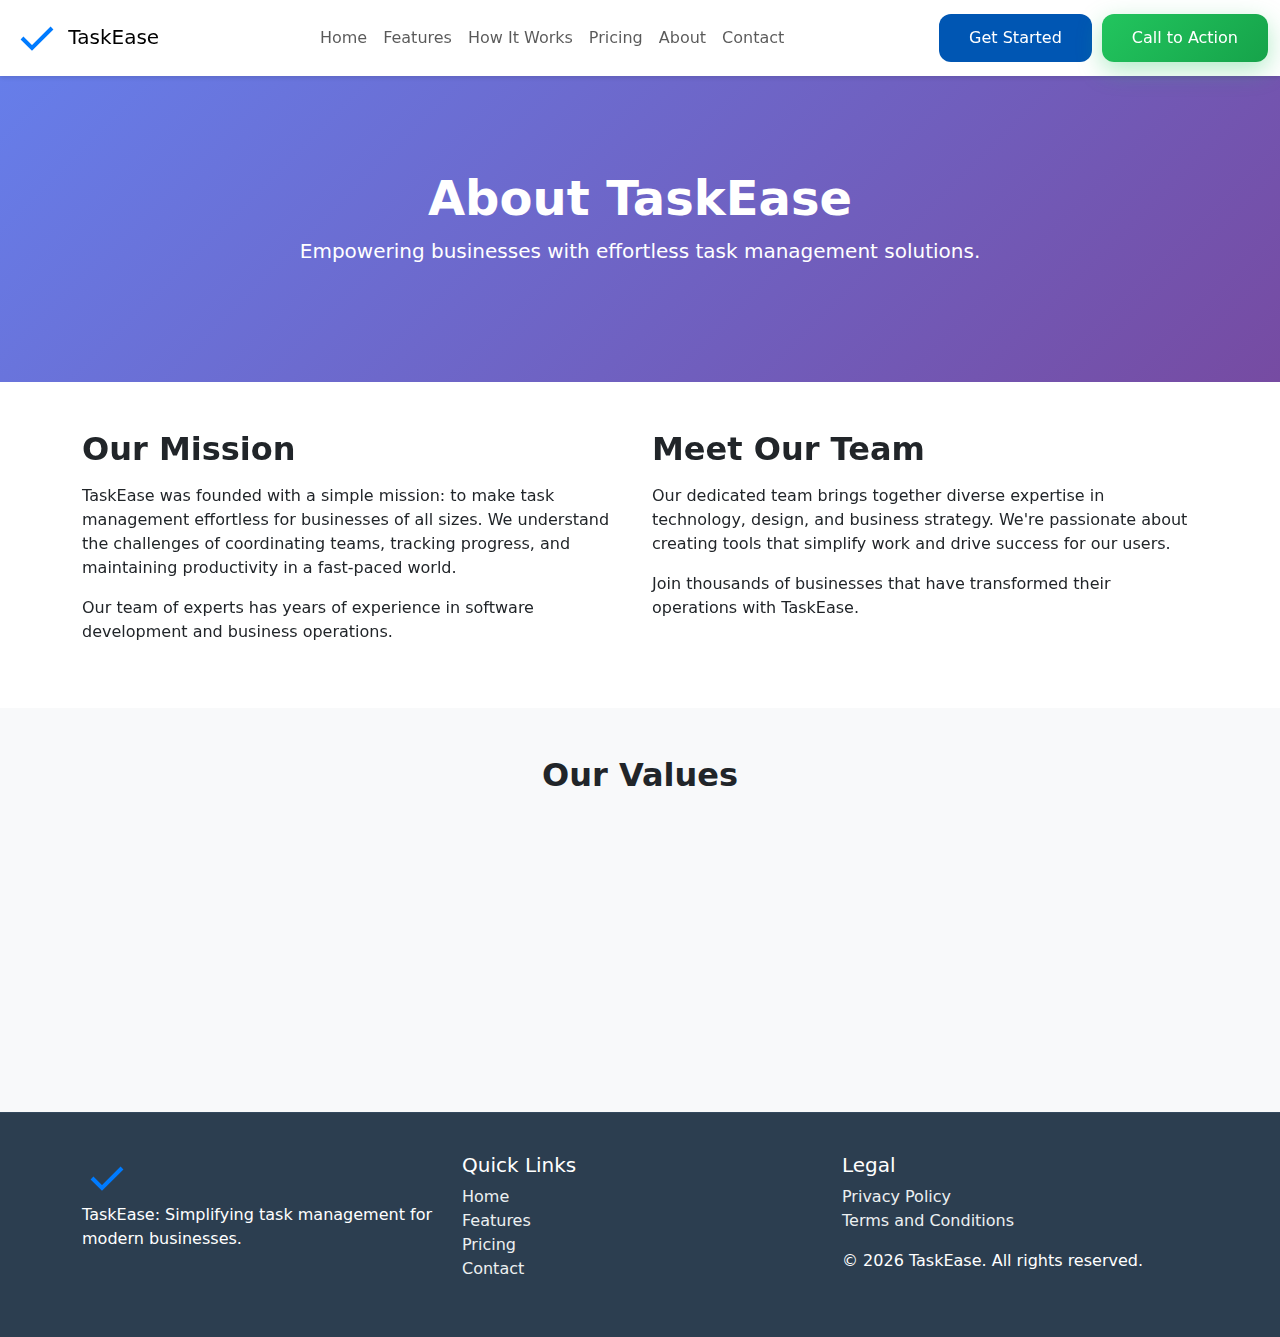
<file: about.html>
<!DOCTYPE html>
<html lang="en">

<head>
    <meta charset="UTF-8">
    <meta name="viewport" content="width=device-width, initial-scale=1.0">
    <title>About - TaskEase</title>
    <link rel="icon" href="images/logo.svg" type="image/svg+xml">
    <link href="https://cdn.jsdelivr.net/npm/bootstrap@5.3.0/dist/css/bootstrap.min.css" rel="stylesheet">
    <link rel="stylesheet" href="https://cdn.jsdelivr.net/npm/bootstrap-icons@1.13.1/font/bootstrap-icons.css">
    <link href="https://unpkg.com/aos@2.3.1/dist/aos.css" rel="stylesheet">
    <link href="css/style.css" rel="stylesheet">
</head>

<body>
    <header class="navbar navbar-expand-lg navbar-light bg-light sticky-top">
        <div class="container-fluid">
            <a class="navbar-brand" href="#">
                <img src="images/logo.svg" alt="TaskEase Logo">
                TaskEase
            </a>
            <button class="navbar-toggler" type="button" data-bs-toggle="collapse" data-bs-target="#navbarNav">
                <span class="navbar-toggler-icon"></span>
            </button>
            <div class="collapse navbar-collapse justify-content-center" id="navbarNav">
                <ul class="navbar-nav">
                    <li class="nav-item">
                        <a class="nav-link" href="index.html">Home</a>
                    </li>
                    <li class="nav-item">
                        <a class="nav-link" href="#features">Features</a>
                    </li>
                    <li class="nav-item">
                        <a class="nav-link" href="#how-it-works">How It Works</a>
                    </li>
                    <li class="nav-item">
                        <a class="nav-link" href="pricing.html">Pricing</a>
                    </li>
                    <li class="nav-item">
                        <a class="nav-link" href="about.html">About</a>
                    </li>
                    <li class="nav-item">
                        <a class="nav-link" href="contact.html">Contact</a>
                    </li>
                </ul>
            </div>
            <div class="d-flex">
                <a class="btn btn-primary btn-cta-highlight" href="#">Get Started</a>
                <a class="btn btn-success btn-cta-highlight1" href="contact.html">Call to Action</a>
            </div>
        </div>
    </header>
    <section class="hero-about">
        <div class="container">
            <div class="row">
                <div class="col-lg-8 mx-auto text-center">
                    <h1>About TaskEase</h1>
                    <p class="lead">Empowering businesses with effortless task management solutions.</p>
                </div>
            </div>
        </div>
    </section>
    <section class="py-5">
        <div class="container">
            <div class="row">
                <div class="col-lg-6" data-aos="slide-right">
                    <h2 class="mb-3">Our Mission</h2>
                    <p>TaskEase was founded with a simple mission: to make task management effortless for businesses of
                        all sizes. We understand the challenges of coordinating teams, tracking progress, and
                        maintaining productivity in a fast-paced world.</p>
                    <p>Our team of experts has years of experience in software development and business operations.</p>
                </div>
                <div class="col-lg-6" data-aos="slide-left">
                    <h2 class="mb-3">Meet Our Team</h2>
                    <p>Our dedicated team brings together diverse expertise in technology, design, and business
                        strategy. We're passionate about creating tools that simplify work and drive success for our
                        users.</p>
                    <p>Join thousands of businesses that have transformed their operations with TaskEase.</p>
                </div>
            </div>
        </div>
    </section>
    <section class="py-5 bg-light">
        <div class="container">
            <h2 class="text-center mb-5">Our Values</h2>
            <div class="row">
                <div class="col-md-6 col-lg-3 mb-4">
                    <div class="card h-100 shadow-sm" data-aos="fade-up" data-aos-delay="50">
                        <div class="card-body text-center">
                            <i class="bi bi-check-circle fs-1 text-primary mb-3" data-aos="zoom-in"
                                data-aos-delay="200"></i>
                            <h5 class="card-title">Simplicity</h5>
                            <p class="card-text">We believe in clean, intuitive solutions.</p>
                        </div>
                    </div>
                </div>
                <div class="col-md-6 col-lg-3 mb-4">
                    <div class="card h-100 shadow-sm" data-aos="fade-up" data-aos-delay="100">
                        <div class="card-body text-center">
                            <i class="bi bi-shield-check fs-1 text-primary mb-3" data-aos="zoom-in"
                                data-aos-delay="300"></i>
                            <h5 class="card-title">Reliability</h5>
                            <p class="card-text">Trust is at the core of everything we do.</p>
                        </div>
                    </div>
                </div>
                <div class="col-md-6 col-lg-3 mb-4">
                    <div class="card h-100 shadow-sm" data-aos="fade-up" data-aos-delay="150">
                        <div class="card-body text-center">
                            <i class="bi bi-lightbulb fs-1 text-primary mb-3" data-aos="zoom-in"
                                data-aos-delay="400"></i>
                            <h5 class="card-title">Innovation</h5>
                            <p class="card-text">We continuously improve to meet evolving needs.</p>
                        </div>
                    </div>
                </div>
                <div class="col-md-6 col-lg-3 mb-4">
                    <div class="card h-100 shadow-sm" data-aos="fade-up" data-aos-delay="400">
                        <div class="card-body text-center">
                            <i class="bi bi-people fs-1 text-primary mb-3" data-aos="zoom-in" data-aos-delay="500"></i>
                            <h5 class="card-title">Collaboration</h5>
                            <p class="card-text">We work closely with our users to build better products.</p>
                        </div>
                    </div>
                </div>
            </div>
        </div>
    </section>

    <footer class="footer">
        <div class="container">
            <div class="row">
                <div class="col-md-4"><img src="images/logo.svg" alt="TaskEase Logo">
                    <p>TaskEase: Simplifying task management for modern businesses.</p>
                </div>
                <div class="col-md-4">
                    <h5>Quick Links</h5>
                    <ul class="list-unstyled">
                        <li><a href="index.html">Home</a></li>
                        <li><a href="#features">Features</a></li>
                        <li><a href="pricing.html">Pricing</a></li>
                        <li><a href="contact.html">Contact</a></li>
                    </ul>
                </div>
                <div class="col-md-4">
                    <h5>Legal</h5>
                    <ul class="list-unstyled">
                        <li><a href="#">Privacy Policy</a></li>
                        <li><a href="#">Terms and Conditions</a></li>
                    </ul>
                    <p>&copy; 2026 TaskEase. All rights reserved.</p>
                </div>
            </div>
        </div>
    </footer>
    <script src="https://cdn.jsdelivr.net/npm/bootstrap@5.3.0/dist/js/bootstrap.bundle.min.js"></script>
    <script src="https://unpkg.com/aos@2.3.1/dist/aos.js"></script>
    <script>
        AOS.init();
    </script>
</body>

</html>
</file>
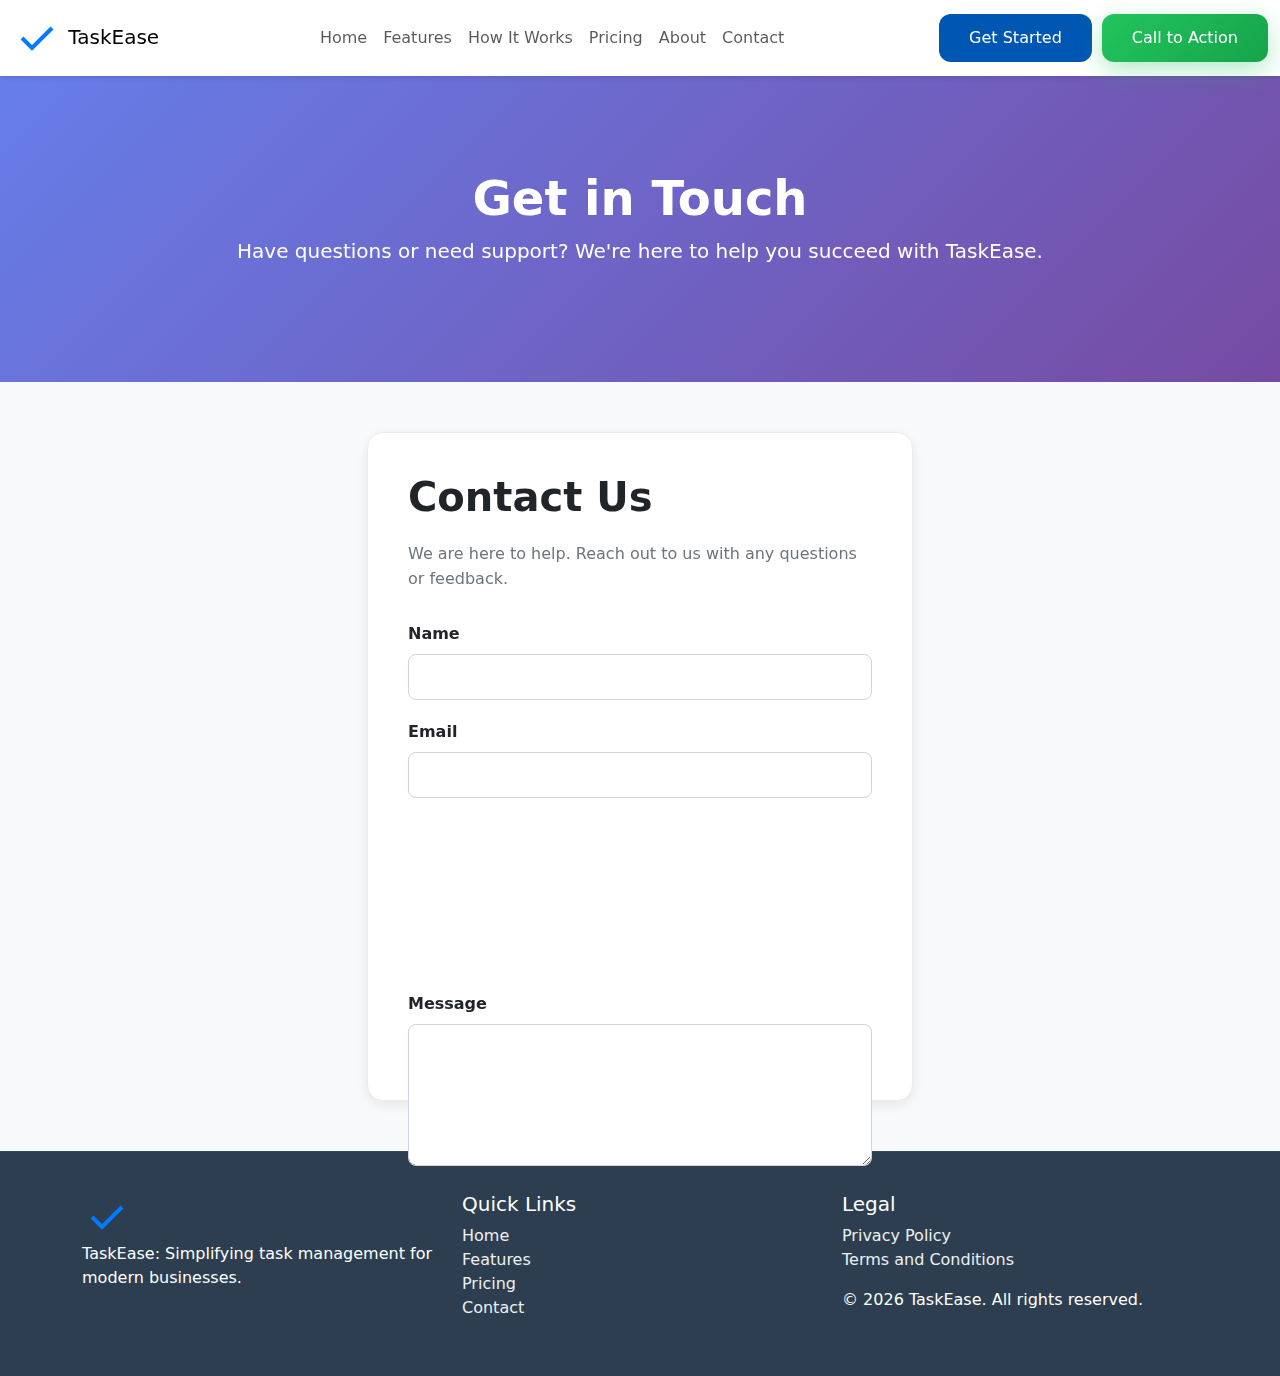
<file: contact.html>
<!DOCTYPE html>
<html lang="en">

<head>
    <meta charset="UTF-8">
    <meta name="viewport" content="width=device-width, initial-scale=1.0">
    <title>Contact - TaskEase</title>
    <link rel="icon" href="images/logo.svg" type="image/svg+xml">
    <link href="https://cdn.jsdelivr.net/npm/bootstrap@5.3.0/dist/css/bootstrap.min.css" rel="stylesheet">
    <link rel="stylesheet" href="https://cdn.jsdelivr.net/npm/bootstrap-icons@1.10.0/font/bootstrap-icons.css">
    <link href="https://unpkg.com/aos@2.3.1/dist/aos.css" rel="stylesheet">
    <link href="css/style.css" rel="stylesheet">
</head>

<body>
    <header class="navbar navbar-expand-lg navbar-light bg-light sticky-top">
        <div class="container-fluid">
            <a class="navbar-brand" href="#">
                <img src="images/logo.svg" alt="TaskEase Logo">
                TaskEase
            </a>
            <button class="navbar-toggler" type="button" data-bs-toggle="collapse" data-bs-target="#navbarNav">
                <span class="navbar-toggler-icon"></span>
            </button>
            <div class="collapse navbar-collapse justify-content-center" id="navbarNav">
                <ul class="navbar-nav">
                    <li class="nav-item">
                        <a class="nav-link" href="index.html">Home</a>
                    </li>
                    <li class="nav-item">
                        <a class="nav-link" href="#features">Features</a>
                    </li>
                    <li class="nav-item">
                        <a class="nav-link" href="#how-it-works">How It Works</a>
                    </li>
                    <li class="nav-item">
                        <a class="nav-link" href="pricing.html">Pricing</a>
                    </li>
                    <li class="nav-item">
                        <a class="nav-link" href="about.html">About</a>
                    </li>
                    <li class="nav-item">
                        <a class="nav-link" href="contact.html">Contact</a>
                    </li>
                </ul>
            </div>
            <div class="d-flex">
                <a class="btn btn-primary btn-cta-highlight" href="#">Get Started</a>
                <a class="btn btn-success btn-cta-highlight1" href="contact.html">Call to Action</a>
            </div>
        </div>
    </header>

    <section class="hero-contact">
        <div class="container text-center" data-aos="fade-in">
            <h1>Get in Touch</h1>
            <p class="lead">Have questions or need support? We're here to help you succeed with TaskEase.</p>
        </div>
    </section>

    <section class="contact-section">
        <div class="container">
            <div class="row justify-content-center">
                <div class="col-lg-6 col-md-8">
                    <div class="contact-form-card" data-aos="zoom-in">
                        <h1>Contact Us</h1>
                        <p>We are here to help. Reach out to us with any questions or feedback.</p>
                        <form>
                            <div class="form-group" data-aos="slide-up" data-aos-delay="100">
                                <label for="name" class="form-label">Name</label>
                                <input type="text" class="form-control" id="name" required>
                            </div>
                            <div class="form-group" data-aos="slide-up" data-aos-delay="200">
                                <label for="email" class="form-label">Email</label>
                                <input type="email" class="form-control" id="email" required>
                            </div>
                            <div class="form-group" data-aos="slide-up" data-aos-delay="300">
                                <label for="message" class="form-label">Message</label>
                                <textarea class="form-control" id="message" rows="5" required></textarea>
                            </div>
                            <button type="submit" class="btn btn-primary btn-submit" data-aos="zoom-in"
                                data-aos-delay="200">Send Message</button>
                        </form>
                    </div>
                </div>
            </div>
        </div>
    </section>
    <footer class="footer">
        <div class="container">
            <div class="row">
                <div class="col-md-4"><img src="images/logo.svg" alt="TaskEase Logo">
                    <p>TaskEase: Simplifying task management for modern businesses.</p>
                </div>
                <div class="col-md-4">
                    <h5>Quick Links</h5>
                    <ul class="list-unstyled">
                        <li><a href="index.html">Home</a></li>
                        <li><a href="#features">Features</a></li>
                        <li><a href="pricing.html">Pricing</a></li>
                        <li><a href="contact.html">Contact</a></li>
                    </ul>
                </div>
                <div class="col-md-4">
                    <h5>Legal</h5>
                    <ul class="list-unstyled">
                        <li><a href="#">Privacy Policy</a></li>
                        <li><a href="#">Terms and Conditions</a></li>
                    </ul>
                    <p>&copy; 2026 TaskEase. All rights reserved.</p>
                </div>
            </div>
        </div>
    </footer>
    <script src="https://cdn.jsdelivr.net/npm/bootstrap@5.3.0/dist/js/bootstrap.bundle.min.js"></script>
    <script src="https://unpkg.com/aos@2.3.1/dist/aos.js"></script>
    <script>
        AOS.init();
    </script>
</body>

</html>
</file>
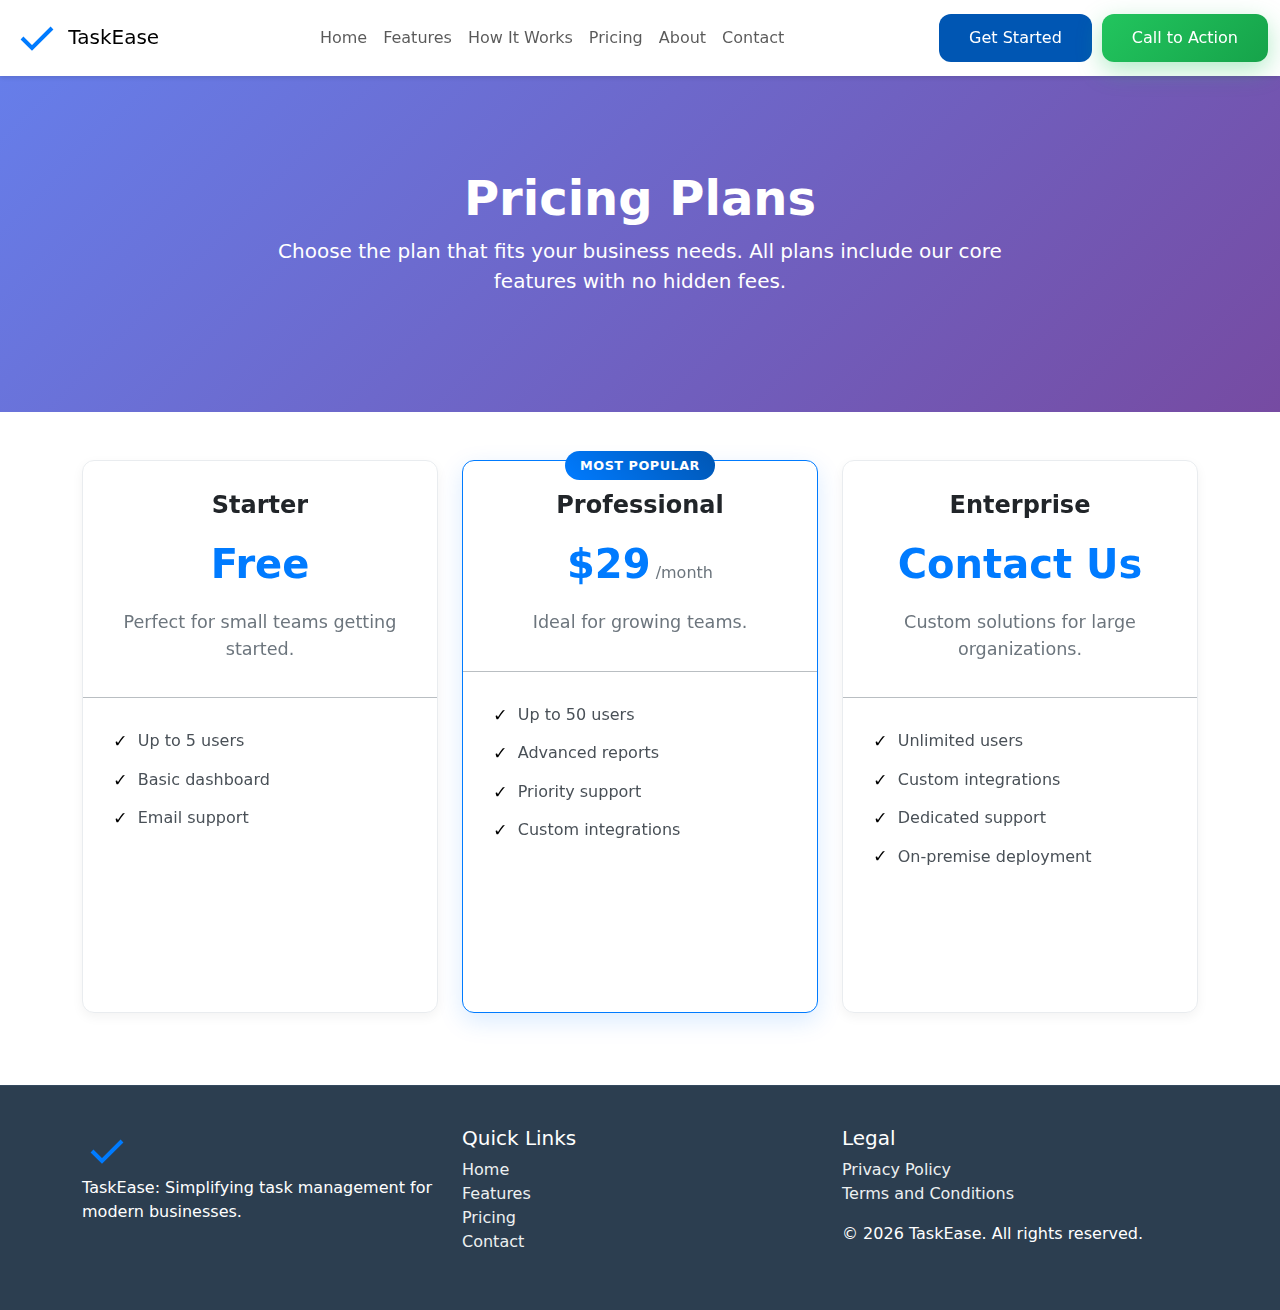
<file: pricing.html>
<!DOCTYPE html>
<html lang="en">

<head>
    <meta charset="UTF-8">
    <meta name="viewport" content="width=device-width, initial-scale=1.0">
    <title>Pricing - TaskEase</title>
    <link rel="icon" href="images/logo.svg" type="image/svg+xml">
    <link href="https://cdn.jsdelivr.net/npm/bootstrap@5.3.0/dist/css/bootstrap.min.css" rel="stylesheet">
    <link href="https://unpkg.com/aos@2.3.1/dist/aos.css" rel="stylesheet">
    <link href="css/style.css" rel="stylesheet">
</head>

<body>
    <header class="navbar navbar-expand-lg navbar-light bg-light sticky-top">
        <div class="container-fluid">
            <a class="navbar-brand" href="#">
                <img src="images/logo.svg" alt="TaskEase Logo">
                TaskEase
            </a>
            <button class="navbar-toggler" type="button" data-bs-toggle="collapse" data-bs-target="#navbarNav">
                <span class="navbar-toggler-icon"></span>
            </button>
            <div class="collapse navbar-collapse justify-content-center" id="navbarNav">
                <ul class="navbar-nav">
                    <li class="nav-item">
                        <a class="nav-link" href="index.html">Home</a>
                    </li>
                    <li class="nav-item">
                        <a class="nav-link" href="#features">Features</a>
                    </li>
                    <li class="nav-item">
                        <a class="nav-link" href="#how-it-works">How It Works</a>
                    </li>
                    <li class="nav-item">
                        <a class="nav-link" href="pricing.html">Pricing</a>
                    </li>
                    <li class="nav-item">
                        <a class="nav-link" href="about.html">About</a>
                    </li>
                    <li class="nav-item">
                        <a class="nav-link" href="contact.html">Contact</a>
                    </li>
                </ul>
            </div>
            <div class="d-flex">
                <a class="btn btn-primary btn-cta-highlight" href="#">Get Started</a>
                <a class="btn btn-success btn-cta-highlight1" href="contact.html">Call to Action</a>
            </div>
        </div>
    </header>
    <section class="hero-price">
        <div class="container">
            <div class="row">
                <div class="col-lg-8 mx-auto text-center">
                    <h1>Pricing Plans</h1>
                    <p class="lead">Choose the plan that fits your business needs. All plans include our core
                        features with no hidden fees.</p>
                </div>
            </div>
        </div>
    </section>
    <section class="py-5">
        <div class="container">
            <div class="row justify-content-center">
                <div class="col-lg-4 col-md-6 mb-4">
                    <div class="pricing-card" data-aos="fade-up">
                        <div class="pricing-card-header">
                            <h5 class="pricing-plan-name">Starter</h5>
                            <div class="pricing-price">
                                <span class="price-amount">Free</span>
                            </div>
                            <p class="pricing-description">Perfect for small teams getting started.</p>
                        </div>
                        <div class="pricing-card-body">
                            <ul class="pricing-features">
                                <li><span class="check-icon">✓</span> Up to 5 users</li>
                                <li><span class="check-icon">✓</span> Basic dashboard</li>
                                <li><span class="check-icon">✓</span> Email support</li>
                            </ul>
                        </div>
                        <div class="pricing-card-footer">
                            <a href="#" class="btn btn-outline-primary pricing-btn" data-aos="zoom-in"
                                data-aos-delay="100">Get Started</a>
                        </div>
                    </div>
                </div>
                <div class="col-lg-4 col-md-6 mb-4">
                    <div class="pricing-card highlighted" data-aos="fade-up" data-aos-delay="100" data-aos="zoom-in">
                        <div class="pricing-card-header">
                            <h5 class="pricing-plan-name">Professional</h5>
                            <div class="pricing-price">
                                <span class="price-amount">$29</span>
                                <span class="price-period">/month</span>
                            </div>
                            <p class="pricing-description">Ideal for growing teams.</p>
                        </div>
                        <div class="pricing-card-body">
                            <ul class="pricing-features">
                                <li><span class="check-icon">✓</span> Up to 50 users</li>
                                <li><span class="check-icon">✓</span> Advanced reports</li>
                                <li><span class="check-icon">✓</span> Priority support</li>
                                <li><span class="check-icon">✓</span> Custom integrations</li>
                            </ul>
                        </div>
                        <div class="pricing-card-footer">
                            <a href="#" class="btn btn-primary pricing-btn highlighted-btn" data-aos="zoom-in"
                                data-aos-delay="200">Choose Plan</a>
                        </div>
                    </div>
                </div>
                <div class="col-lg-4 col-md-6 mb-4">
                    <div class="pricing-card" data-aos="fade-up" data-aos-delay="200">
                        <div class="pricing-card-header">
                            <h5 class="pricing-plan-name">Enterprise</h5>
                            <div class="pricing-price">
                                <span class="price-amount">Contact Us</span>
                            </div>
                            <p class="pricing-description">Custom solutions for large organizations.</p>
                        </div>
                        <div class="pricing-card-body">
                            <ul class="pricing-features">
                                <li><span class="check-icon">✓</span> Unlimited users</li>
                                <li><span class="check-icon">✓</span> Custom integrations</li>
                                <li><span class="check-icon">✓</span> Dedicated support</li>
                                <li><span class="check-icon">✓</span> On-premise deployment</li>
                            </ul>
                        </div>
                        <div class="pricing-card-footer">
                            <a href="#" class="btn btn-outline-primary pricing-btn" data-aos="zoom-in"
                                data-aos-delay="300">Contact Sales</a>
                        </div>
                    </div>
                </div>
            </div>
        </div>
    </section>
    <footer class="footer">
        <div class="container">
            <div class="row">
                <div class="col-md-4"><img src="images/logo.svg" alt="TaskEase Logo">
                    <p>TaskEase: Simplifying task management for modern businesses.</p>
                </div>
                <div class="col-md-4">
                    <h5>Quick Links</h5>
                    <ul class="list-unstyled">
                        <li><a href="index.html">Home</a></li>
                        <li><a href="#features">Features</a></li>
                        <li><a href="pricing.html">Pricing</a></li>
                        <li><a href="contact.html">Contact</a></li>
                    </ul>
                </div>
                <div class="col-md-4">
                    <h5>Legal</h5>
                    <ul class="list-unstyled">
                        <li><a href="#">Privacy Policy</a></li>
                        <li><a href="#">Terms and Conditions</a></li>
                    </ul>
                    <p>&copy; 2026 TaskEase. All rights reserved.</p>
                </div>
            </div>
        </div>
    </footer>
    <script src="https://cdn.jsdelivr.net/npm/bootstrap@5.3.0/dist/js/bootstrap.bundle.min.js"></script>
    <script src="https://unpkg.com/aos@2.3.1/dist/aos.js"></script>
    <script>
        AOS.init();
    </script>
</body>

</html>
</file>
<file: css/style.css>
body {
    padding-top: 70px;
    line-height: 1.5;
}

h1 {
    font-size: 3rem;
    font-weight: 700;
}

h2 {
    font-size: 2rem;
    font-weight: 600;
}

.hero {
    min-height: 80vh;
    background: linear-gradient(135deg, #667eea 0%, #764ba2 100%);
    color: white;
    padding: 100px 0;
}

.section {
    padding: 80px 0;
}

.navbar {
    position: fixed;
    top: 0;
    left: 0;
    right: 0;
    z-index: 1030;
    background-color: #fff !important;
    box-shadow: 0 2px 4px rgba(0, 0, 0, 0.1);
}

.btn-cta-highlight1 {
    background: linear-gradient(135deg, #22c55e, #16a34a);
    border: none;
    color: #ffffff;
    box-shadow: 0 8px 25px rgba(34, 197, 94, 0.35);
    font-size: 1rem;
    padding: 12px 30px;
    border-radius: 12px;
    margin-left: 10px;
    cursor: pointer;
    transition:
        background 0.3s ease,
        box-shadow 0.3s ease,
        transform 0.25s ease;
}

.btn-cta-highlight1:hover {
    background: linear-gradient(135deg, #4ade80, #22c55e);
    box-shadow: 0 12px 35px rgba(34, 197, 94, 0.55);
    transform: translateY(-2px) scale(1.04);
}

.btn-cta-highlight2 {
    background: rgb(255, 252, 55);
    border: none;
    color: #000000;
    font-size: 1rem;
    padding: 12px 30px;
    border-radius: 12px;
    margin-left: 10px;
    cursor: pointer;
    transition:
        background 0.3s ease,
        box-shadow 0.3s ease,
        transform 0.25s ease;
}

.btn-cta-highlight2:hover {
    background: rgb(255, 252, 55);
}


.section {
    scroll-margin-top: 70px;
}

.footer {
    background: #2c3e50;
    color: white;
    padding: 40px 0;
    border-top: 1px solid #34495e;
}

.footer a {
    color: #ecf0f1;
    text-decoration: none;
}

.footer a:hover {
    color: #bdc3c7;
    text-decoration: underline;
}

.step {
    background: #ffffff;
    border-radius: 16px;
    padding: 40px 30px;
    box-shadow: 0 4px 12px rgba(0, 0, 0, 0.08);
    margin-bottom: 20px;
    transition: all 0.3s ease;
    display: flex;
    flex-direction: column;
    align-items: center;
    text-align: center;
    min-height: 220px;
    justify-content: center;
    border: 1px solid #e9ecef;
}

.step h3 {
    color: #007bff;
    font-size: 2.5rem;
    font-weight: 700;
    margin-bottom: 15px;
    font-family: 'Poppins', sans-serif;
}

.step h5 {
    font-weight: 600;
    color: #212529;
    margin-bottom: 15px;
    font-family: 'Poppins', sans-serif;
}

.step p {
    color: #6c757d;
    font-size: 1rem;
    line-height: 1.6;
}

.step:hover {
    transform: translateY(-5px);
    box-shadow: 0 8px 24px rgba(0, 0, 0, 0.12);
}

.card {
    border-radius: 16px;
    box-shadow: 0 4px 12px rgba(0, 0, 0, 0.08);
    border: 1px solid #e9ecef;
    transition: all 0.3s ease;
}

.card:hover {
    box-shadow: 0 8px 24px rgba(0, 0, 0, 0.12);
    transform: translateY(-5px);
}

.btn-cta-highlight {
    background: #0056b3;
    border: none;
    color: #ffffff;
    font-size: 1rem;
    padding: 12px 30px;
    border-radius: 12px;
    margin-left: 10px;
    cursor: pointer;
    transition:
        background 0.3s ease,
        box-shadow 0.3s ease,
        transform 0.25s ease;
}

.btn-cta-highlight:hover {
    background: #007bff;
}

.btn-secondary {
    background: transparent;
    border: 2px solid #007bff;
    color: #007bff;
    font-size: 1rem;
    padding: 10px 24px;
    transition: all 0.3s ease;
    font-weight: 600;
    border-radius: 12px;
}

.btn-secondary:hover {
    background: #007bff;
    color: white;
    transform: translateY(-2px);
    box-shadow: 0 4px 12px rgba(0, 123, 255, 0.3);
}


.challenges-section {
    background-color: #ffffff;
    padding: 80px 0;
    border-bottom: 1px solid #e9ecef;
}

.challenges-intro {
    text-align: center;
    margin-bottom: 60px;
}

.challenges-title {
    font-family: 'Inter', 'SF Pro Display', 'Poppins', sans-serif;
    font-weight: 600;
    font-size: 2.5rem;
    color: #212529;
    margin-bottom: 20px;
}

.challenges-subheading {
    font-family: 'Inter', 'SF Pro Display', 'Poppins', sans-serif;
    font-weight: 400;
    font-size: 1.25rem;
    color: #6c757d;
    margin-bottom: 15px;
    line-height: 1.5;
}

.challenges-supporting-text {
    font-family: 'Inter', 'SF Pro Display', 'Poppins', sans-serif;
    font-weight: 400;
    font-size: 1rem;
    color: #6c757d;
    line-height: 1.6;
    max-width: 600px;
    margin: 0 auto;
}

.challenges-wrapper {
    max-width: 1200px;
    margin: 0 auto;
}

.challenges-grid {
    display: flex;
    flex-wrap: nowrap;
    gap: 30px;
    justify-content: center;
}

.challenge-card {
    background-color: #ffffff;
    border: 1px solid #e9ecef;
    border-radius: 16px;
    padding: 40px 30px;
    text-align: center;
    transition: all 0.3s ease;
    box-shadow: 0 4px 12px rgba(0, 0, 0, 0.08);
    flex: 1 1 250px;
    max-width: 280px;
    transform: scale(0.9);
}

.challenge-card.aos-animate {
    transform: scale(1);
}

.challenge-card:hover {
    transform: translateY(-5px);
    box-shadow: 0 8px 24px rgba(0, 0, 0, 0.12);
    border-color: #007bff;
}

.challenge-icon {
    color: #495057;
    margin-bottom: 20px;
    transition: color 0.3s ease;
}

.challenge-card:hover .challenge-icon {
    color: #007bff;
}

.challenge-headline {
    font-family: 'Inter', 'SF Pro Display', 'Poppins', sans-serif;
    font-weight: 600;
    font-size: 1.25rem;
    color: #212529;
    margin-bottom: 15px;
    line-height: 1.4;
}

.challenge-description {
    font-family: 'Inter', 'SF Pro Display', 'Poppins', sans-serif;
    font-weight: 400;
    font-size: 1rem;
    color: #6c757d;
    line-height: 1.6;
    margin: 0;
}

.challenges-description {
    text-align: center;
    margin-top: 60px;
    font-size: 1.1rem;
    color: #495057;
    max-width: 800px;
    margin-left: auto;
    margin-right: auto;
}

.challenges-description p {
    margin: 0;
}

.key-features-section {
    background-color: #ffffff;
    padding: 80px 0;
    font-family: 'Inter', 'SF Pro Display', 'Poppins', sans-serif;
    border-bottom: 1px solid #e9ecef;
}

.key-features-title {
    font-weight: 600;
    font-size: 2.5rem;
    color: #212529;
    text-align: center;
    margin-bottom: 60px;
    margin-top: 30px;
}

.key-features-grid {
    display: flex;
    gap: 100px;
    align-items: flex-start;
}

.key-features-left {
    flex: 1;
    display: flex;
    flex-direction: column;
    gap: 30px;
}

.key-features-image-card {
    flex: 1;
    background-color: #ffffff;
    border-radius: 20px;
    box-shadow: 0 8px 32px rgba(0, 0, 0, 0.1);
    overflow: hidden;
    transition: transform 0.3s ease, box-shadow 0.3s ease;
    min-height: 300px;
}

.key-features-image-card:hover {
    transform: translateY(-5px);
    box-shadow: 0 12px 40px rgba(0, 0, 0, 0.15);
}

.key-features-image {
    width: 100%;
    height: auto;
    display: block;
}

.key-features-right {
    flex: 1;
}

.key-features-list {
    list-style: none;
    padding: 0;
    margin: 0;

}

.key-features-list li {
    font-size: 1.3rem;
    line-height: 1.6;
    color: #495057;
    margin-bottom: 15px;
    position: relative;
    padding-left: 25px;
}

.key-features-list li::before {
    content: '✓';
    color: #007bff;
    font-weight: bold;
    position: absolute;
    left: 0;
    top: 0;
}

.key-features-description {
    text-align: center;
    margin-top: 80px;
    font-size: 0.9rem;
    color: #adb5bd;
    max-width: 800px;
    margin-left: auto;
    margin-right: auto;
}

.works-title {
    font-weight: 600;
    font-size: 2.5rem;
    color: #212529;
    text-align: center;
    margin-bottom: 60px;
    margin-top: 30px;
}

.how-it-works-section {
    padding: 100px 0px;

}

.teams-title {
    font-weight: 600;
    font-size: 2.5rem;
    color: #212529;
    text-align: center;
    margin-bottom: 60px;
    margin-top: 30px;
}

.pricing-section {
    background-color: #ffffff;
    padding: 60px 0;
    font-family: 'Inter', 'SF Pro Display', 'Poppins', sans-serif;
}

.pricing-title {
    font-weight: 600;
    font-size: 2.5rem;
    color: #212529;
    text-align: center;
    margin-bottom: 20px;
}

.pricing-description {
    font-size: 1.1rem;
    color: #6c757d;
    text-align: center;
    margin-bottom: 15px;
    max-width: 600px;
    margin-left: auto;
    margin-right: auto;
}

.pricing-card {
    background-color: #ffffff;
    border: 1px solid #e9ecef;
    border-radius: 12px;
    box-shadow: 0 4px 12px rgba(0, 0, 0, 0.05);
    padding: 0;
    transition: all 0.3s ease;
    height: 100%;
    display: flex;
    flex-direction: column;
}

.pricing-card:hover {
    transform: translateY(-5px);
    box-shadow: 0 8px 24px rgba(0, 0, 0, 0.1);
}

.pricing-card.highlighted {
    border-color: #007bff;
    box-shadow: 0 8px 24px rgba(0, 123, 255, 0.15);
    position: relative;
}

.pricing-card.highlighted::before {
    content: 'Most Popular';
    position: absolute;
    top: -10px;
    left: 50%;
    transform: translateX(-50%);
    background: linear-gradient(45deg, #007bff, #0056b3);
    color: white;
    padding: 5px 15px;
    border-radius: 20px;
    font-size: 0.8rem;
    font-weight: 600;
    text-transform: uppercase;
    letter-spacing: 0.5px;
}

.pricing-card-header {
    padding: 30px 30px 20px;
    text-align: center;
    border-bottom: 1px solid #b9bec2;
}

.pricing-plan-name {
    font-weight: 600;
    font-size: 1.5rem;
    color: #212529;
    margin-bottom: 15px;
}

.hero-price {
    min-height: 30vh;
    background: linear-gradient(135deg, #667eea 0%, #764ba2 100%);
    color: white;
    padding: 100px 0;
}

.pricing-price {
    margin-bottom: 15px;
}

.price-amount {
    font-weight: 700;
    font-size: 2.5rem;
    color: #007bff;
}

.price-period {
    font-size: 1rem;
    color: #6c757d;
    font-weight: 400;
}

.pricing-card-body {
    padding: 30px;
    flex-grow: 1;
}

.pricing-features {
    list-style: none;
    padding: 0;
    margin: 0;
}

.pricing-features li {
    font-size: 1rem;
    color: #495057;
    margin-bottom: 12px;
    display: flex;
    align-items: center;
}

.check-icon {
    color: #000000;
    font-weight: bold;
    margin-right: 10px;
    font-size: 1.1rem;
}

.pricing-card-footer {
    padding: 20px 30px 30px;
    text-align: center;
}

.pricing-btn {
    font-weight: 600;
    padding: 12px 30px;
    border-radius: 8px;
    text-decoration: none;
    transition: all 0.3s ease;
    display: inline-block;
    width: 100%;
}

.pricing-btn:hover {
    text-decoration: none;
}

.highlighted-btn {
    background: linear-gradient(45deg, #007bff, #0056b3);
    border: none;
    box-shadow: 0 4px 12px rgba(0, 123, 255, 0.3);
    color: white;
}

.highlighted-btn:hover {
    background: linear-gradient(45deg, #0056b3, #004085);
    box-shadow: 0 6px 16px rgba(0, 123, 255, 0.4);
    transform: translateY(-2px);
}

.hero-about {
    min-height: 30vh;
    background: linear-gradient(135deg, #667eea 0%, #764ba2 100%);
    color: white;
    padding: 100px 0;
}

.about-section {
    background-color: #ffffff;
    padding: 100px 0;
    font-family: 'Inter', 'SF Pro Display', 'Poppins', sans-serif;
    text-align: left;
}

.about-heading {
    font-weight: 700;
    font-size: 3rem;
    color: #212529;
    margin-bottom: 40px;
    line-height: 1.2;
}

.about-text {
    font-size: 1.1rem;
    color: #495057;
    line-height: 1.7;
    margin-bottom: 30px;
    max-width: 800px;
}

.section-heading {
    font-weight: 600;
    font-size: 2rem;
    color: #212529;
    margin-bottom: 20px;
    margin-top: 60px;
}

.values-list {
    list-style: none;
    padding: 0;
    margin: 0;
}

.values-list li {
    font-size: 1.1rem;
    color: #495057;
    line-height: 1.7;
    margin-bottom: 20px;
    display: flex;
    align-items: flex-start;
}

.values-list li i {
    color: #007bff;
    margin-right: 15px;
    margin-top: 5px;
    font-size: 1.2rem;
}

.hero-contact {
    min-height: 30vh;
    background: linear-gradient(135deg, #667eea 0%, #764ba2 100%);
    color: white;
    padding: 100px 0;
}

.contact-section {
    padding: 50px 0;
    background-color: #f8f9fa;
}

.contact-info-card {
    background-color: #ffffff;
    border-radius: 16px;
    padding: 40px;
    box-shadow: 0 4px 12px rgba(0, 0, 0, 0.08);
    height: 100%;
    border: 1px solid #e9ecef;
}

.contact-info-card h2 {
    font-size: 2rem;
    color: #212529;
    margin-bottom: 20px;
    font-weight: 600;
}

.contact-info-card p {
    color: #6c757d;
    margin-bottom: 30px;
    line-height: 1.6;
}

.contact-item {
    display: flex;
    align-items: flex-start;
    margin-bottom: 20px;
}

.contact-item i {
    color: #007bff;
    font-size: 1.5rem;
    margin-right: 15px;
    margin-top: 5px;
}

.contact-item div {
    flex: 1;
}

.contact-item strong {
    color: #212529;
    font-weight: 600;
}

.contact-form-card {
    background-color: #ffffff;
    border-radius: 16px;
    padding: 40px;
    box-shadow: 0 4px 12px rgba(0, 0, 0, 0.08);
    border: 1px solid #e9ecef;
    height: 100%;
}

.contact-form-card h1 {
    font-size: 2.5rem;
    color: #212529;
    margin-bottom: 20px;
    font-weight: 700;
}

.contact-form-card p {
    color: #6c757d;
    margin-bottom: 30px;
    line-height: 1.6;
}

.form-group {
    margin-bottom: 20px;
}

.form-label {
    font-weight: 600;
    color: #212529;
}

.form-control {
    border-radius: 8px;
    border: 1px solid #ced4da;
    padding: 10px 15px;
}

.form-control:focus {
    border-color: #007bff;
    box-shadow: 0 0 0 0.2rem rgba(0, 123, 255, 0.25);
}

.btn-submit {
    background: linear-gradient(45deg, #007bff, #0056b3);
    border: none;
    padding: 12px 30px;
    border-radius: 8px;
    font-weight: 600;
    transition: all 0.3s ease;
}

.btn-submit:hover {
    background: linear-gradient(45deg, #0056b3, #004085);
    transform: translateY(-2px);
    box-shadow: 0 4px 12px rgba(0, 123, 255, 0.3);
}

/* Responsive Design */
@media (max-width: 768px) {
    .hero {
        padding: 60px 0;
        min-height: 70vh;
    }

    .section {
        padding: 60px 0;
    }

    .key-features-section {
        padding: 60px 0;
    }

    .pricing-section {
        padding: 60px 0;
    }

    .about-section {
        padding: 60px 0;
    }

    .contact-section {
        padding: 60px 0;
    }

    .challenges-grid {
        flex-direction: column;
        gap: 20px;
    }

    .challenge-card {
        max-width: none;
        flex: none;
        transform: none;
    }

    .key-features-grid {
        flex-direction: column;
        gap: 40px;
    }

    .btn-cta-highlight {
        font-size: 1.1rem;
        padding: 12px 30px;
    }

    .btn-cta-highlight1 {
        font-size: 1.1rem;
        padding: 12px 30px;
    }

    .btn-secondary {
        font-size: 1rem;
        padding: 12px 30px;
    }

    h1 {
        font-size: 2.5rem;
    }

    h2 {
        font-size: 1.8rem;
    }
}

@media (max-width: 576px) {
    .hero {
        padding: 40px 0;
        min-height: 60vh;
    }

    .section {
        padding: 40px 0;
    }

    .step {
        padding: 30px 20px;
        min-height: 180px;
    }

    .btn-cta-highlight {
        font-size: 1rem;
        padding: 10px 25px;
    }

    .btn-cta-highlight1 {
        font-size: 1rem;
        padding: 10px 25px;
    }

    .btn-secondary {
        font-size: 0.9rem;
        padding: 10px 25px;
    }

    h1 {
        font-size: 2rem;
    }

    h2 {
        font-size: 1.5rem;
    }
}
</file>
